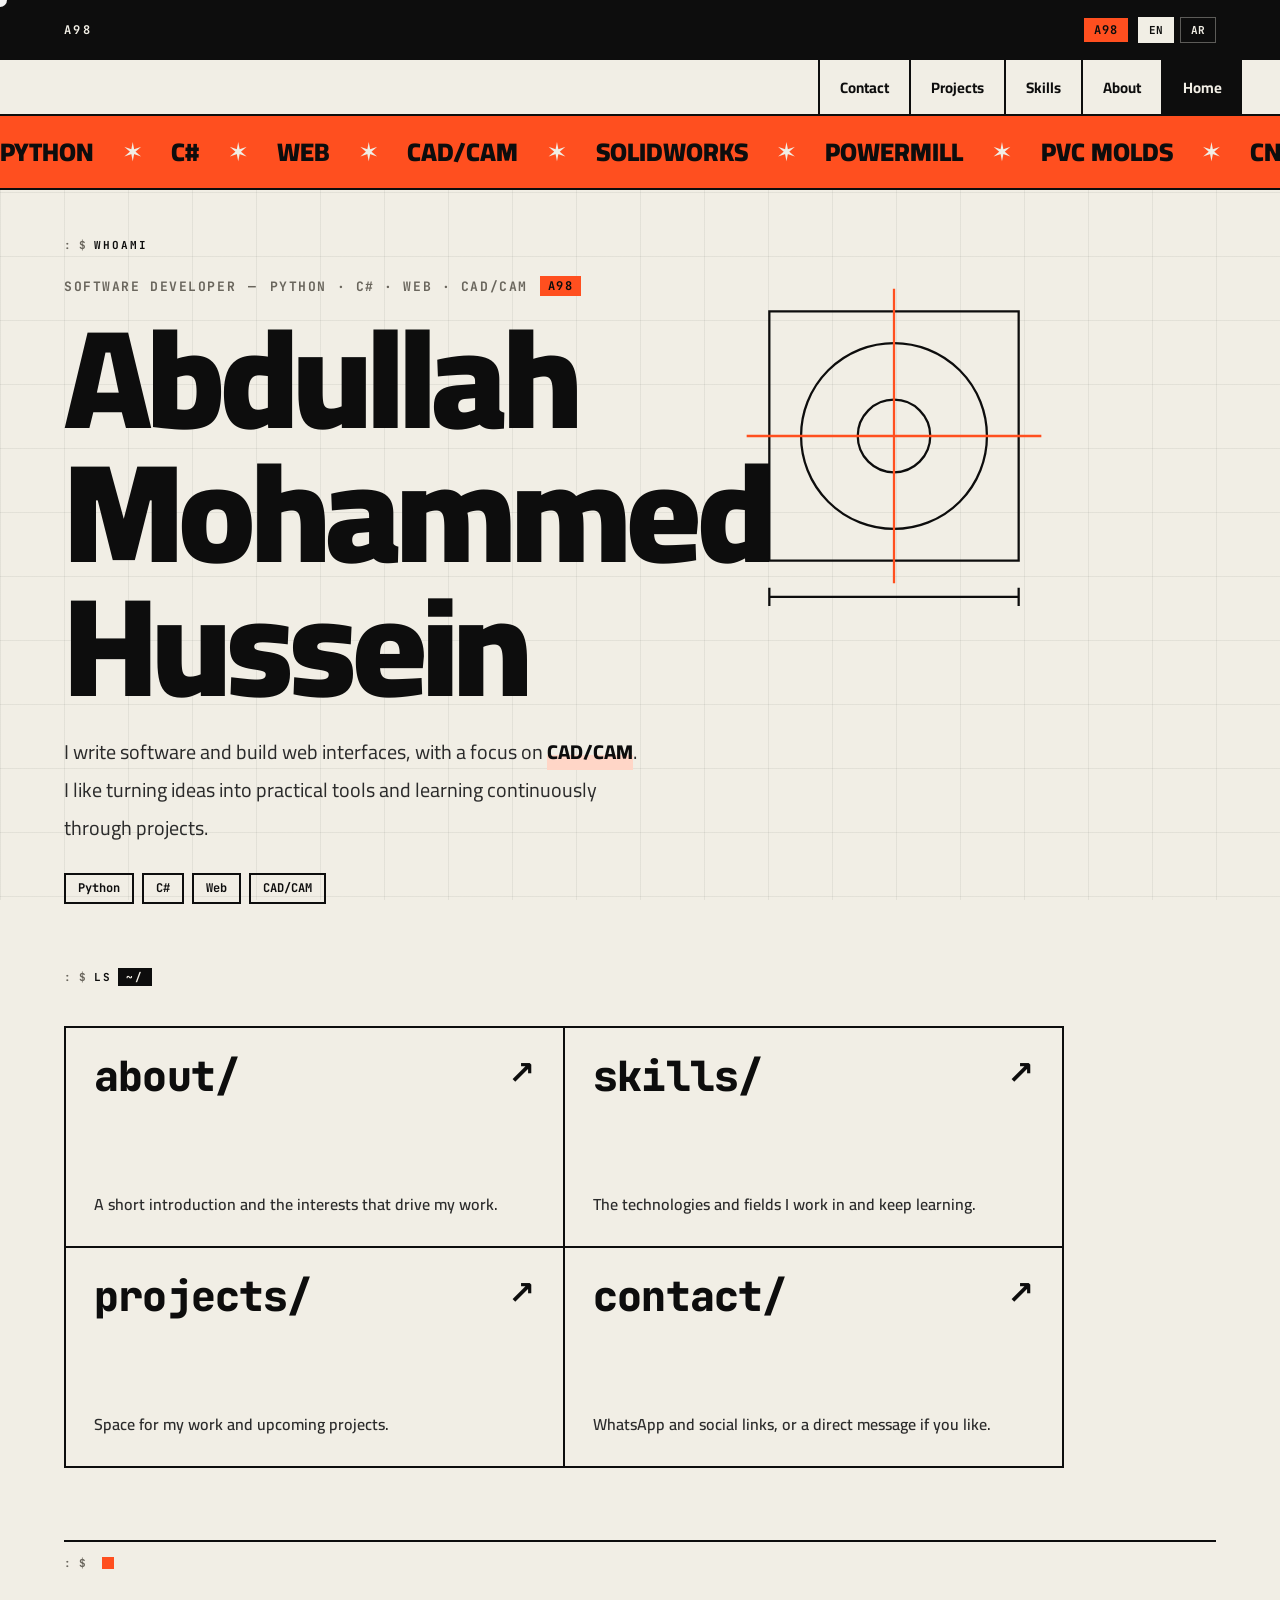
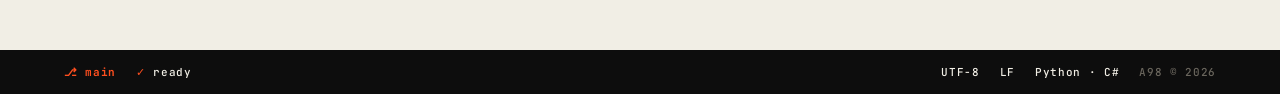
<file: index.html>
<!DOCTYPE html>
<html lang="ar" dir="rtl">
<head>
<meta charset="UTF-8">
<meta name="viewport" content="width=device-width, initial-scale=1.0">
<title>عبدالله محمد حسين — مطوّر برمجيات</title>
<meta name="description" content="الموقع الشخصي لعبدالله محمد حسين (A98) — مطوّر برمجيات يعمل بـPython وC# وتطوير الويب ومجال CAD/CAM.">
<meta name="theme-color" content="#f1eee5">
<link rel="icon" href="data:image/svg+xml,<svg xmlns='http://www.w3.org/2000/svg' viewBox='0 0 64 64'><rect width='64' height='64' rx='12' fill='%230d0d0d'/><text x='10' y='42' font-family='monospace' font-size='28' fill='%23ff4f1f'>%3E_</text></svg>">
<link rel="stylesheet" href="assets/css/styles.css">
<script src="assets/js/translations.js"></script>
<script src="assets/js/main.js" defer></script>
<script src="assets/js/enhancements.js" defer></script>
<meta property="og:title" content="عبدالله محمد حسين — مطوّر برمجيات">
<meta property="og:description" content="الموقع الشخصي لعبدالله محمد حسين (A98) — مطوّر برمجيات يعمل بـPython وC# وتطوير الويب ومجال CAD/CAM.">
<meta property="og:type" content="website">
<meta property="og:url" content="https://a98.dev/">
<meta name="twitter:card" content="summary_large_image">
<meta name="twitter:title" content="عبدالله محمد حسين — مطوّر برمجيات">
<meta name="twitter:description" content="الموقع الشخصي لعبدالله محمد حسين (A98) — مطوّر برمجيات يعمل بـPython وC# وتطوير الويب ومجال CAD/CAM.">
</head>
<body>
<div class="page"><div class="window">
<header class="titlebar">
  <span class="window-title">A98</span>
  <div class="header-actions">
    <span class="window-badge">A98</span>
    <div class="lang-switcher" aria-label="حدد اللغة">
      <button class="lang-btn" data-lang="en" aria-pressed="true">EN</button>
      <button class="lang-btn" data-lang="ar" aria-pressed="false">AR</button>
    </div>
  </div>
</header>
<nav class="tabbar" aria-label="التنقل الرئيسي"><div class="tabs">
  <a class="tab active" href="index.html" aria-current="page" data-key="nav_home"><span class="tab-icon">01</span>الرئيسية</a>
  <a class="tab" href="about.html" data-key="nav_about"><span class="tab-icon">02</span>نبذة</a>
  <a class="tab" href="skills.html" data-key="nav_skills"><span class="tab-icon">03</span>مهارات</a>
  <a class="tab" href="projects.html" data-key="nav_projects"><span class="tab-icon">04</span>مشاريع</a>
  <a class="tab" href="contact.html" data-key="nav_contact"><span class="tab-icon">05</span>تواصل</a>
</div><span class="tabbar-hint">~/portfolio</span></nav>
<main class="terminal">
  <div class="cmd-line"><span class="user">A98</span><span class="punct">:</span><span class="path">~</span><span class="punct">$</span> <span class="command">whoami</span></div>
  <div class="hero-block">
    <p class="hero-kicker"><span data-key="hero_kicker">مطوّر برمجيات</span><span class="punct">—</span><span>Python · C# · Web · CAD/CAM</span><span class="alias">A98</span></p>
    <h1 class="hero-title" data-key="hero_title">عبدالله محمد حسين</h1>
    <p class="hero-copy" data-key="hero_copy">أكتب البرمجيات وأبني واجهات الويب، وأهتم بمجال <strong>CAD/CAM</strong>. أحب تحويل الأفكار إلى أدوات عملية، والتعلّم المستمر عبر المشاريع.</p>
    <ul class="chips" aria-label="مجالات الاهتمام"><li class="chip" data-key="chip_python">Python</li><li class="chip" data-key="chip_csharp">C#</li><li class="chip" data-key="chip_web">Web</li><li class="chip" data-key="chip_cadcam">CAD/CAM</li></ul>
  </div>
  <div class="cmd-line"><span class="user">A98</span><span class="punct">:</span><span class="path">~</span><span class="punct">$</span> <span class="command">ls</span> <span class="flag">~/</span></div>
  <div class="out"><div class="dir-grid">
    <a class="dir-item" href="about.html"><span class="dir-top"><span class="dir-name">about/</span><span class="dir-arrow" aria-hidden="true">↗</span></span><span class="dir-desc" data-key="dir_about_desc">نبذة مختصرة عني وعن الاهتمامات التي تقود عملي.</span></a>
    <a class="dir-item" href="skills.html"><span class="dir-top"><span class="dir-name">skills/</span><span class="dir-arrow" aria-hidden="true">↗</span></span><span class="dir-desc" data-key="dir_skills_desc">التقنيات والمجالات التي أعمل بها وأتعلّمها.</span></a>
    <a class="dir-item" href="projects.html"><span class="dir-top"><span class="dir-name">projects/</span><span class="dir-arrow" aria-hidden="true">↗</span></span><span class="dir-desc" data-key="dir_projects_desc">مساحة الأعمال والمشاريع القادمة.</span></a>
    <a class="dir-item" href="contact.html"><span class="dir-top"><span class="dir-name">contact/</span><span class="dir-arrow" aria-hidden="true">↗</span></span><span class="dir-desc" data-key="dir_contact_desc">واتساب وروابط التواصل، ورسالة مباشرة إن أردت.</span></a>
  </div></div>
  <div class="cmd-line last"><span class="user">A98</span><span class="punct">:</span><span class="path">~</span><span class="punct">$</span><span class="cursor" aria-hidden="true"></span></div>
</main>
<footer class="statusbar">
  <div class="sb-group"><span class="sb-branch" data-key="statusbar_branch">⎇ main</span><span class="sb-ok sb-hide" data-key="statusbar_ready">جاهز</span></div>
  <div class="sb-group sb-right"><span class="sb-hide" data-key="statusbar_utf8">UTF-8</span><span class="sb-hide" data-key="statusbar_lf">LF</span><span data-key="statusbar_tech">Python · C#</span><span data-key="statusbar_copyright">A98 © 2026</span></div>
</footer>
</div></div>
</body>
</html>
</file>
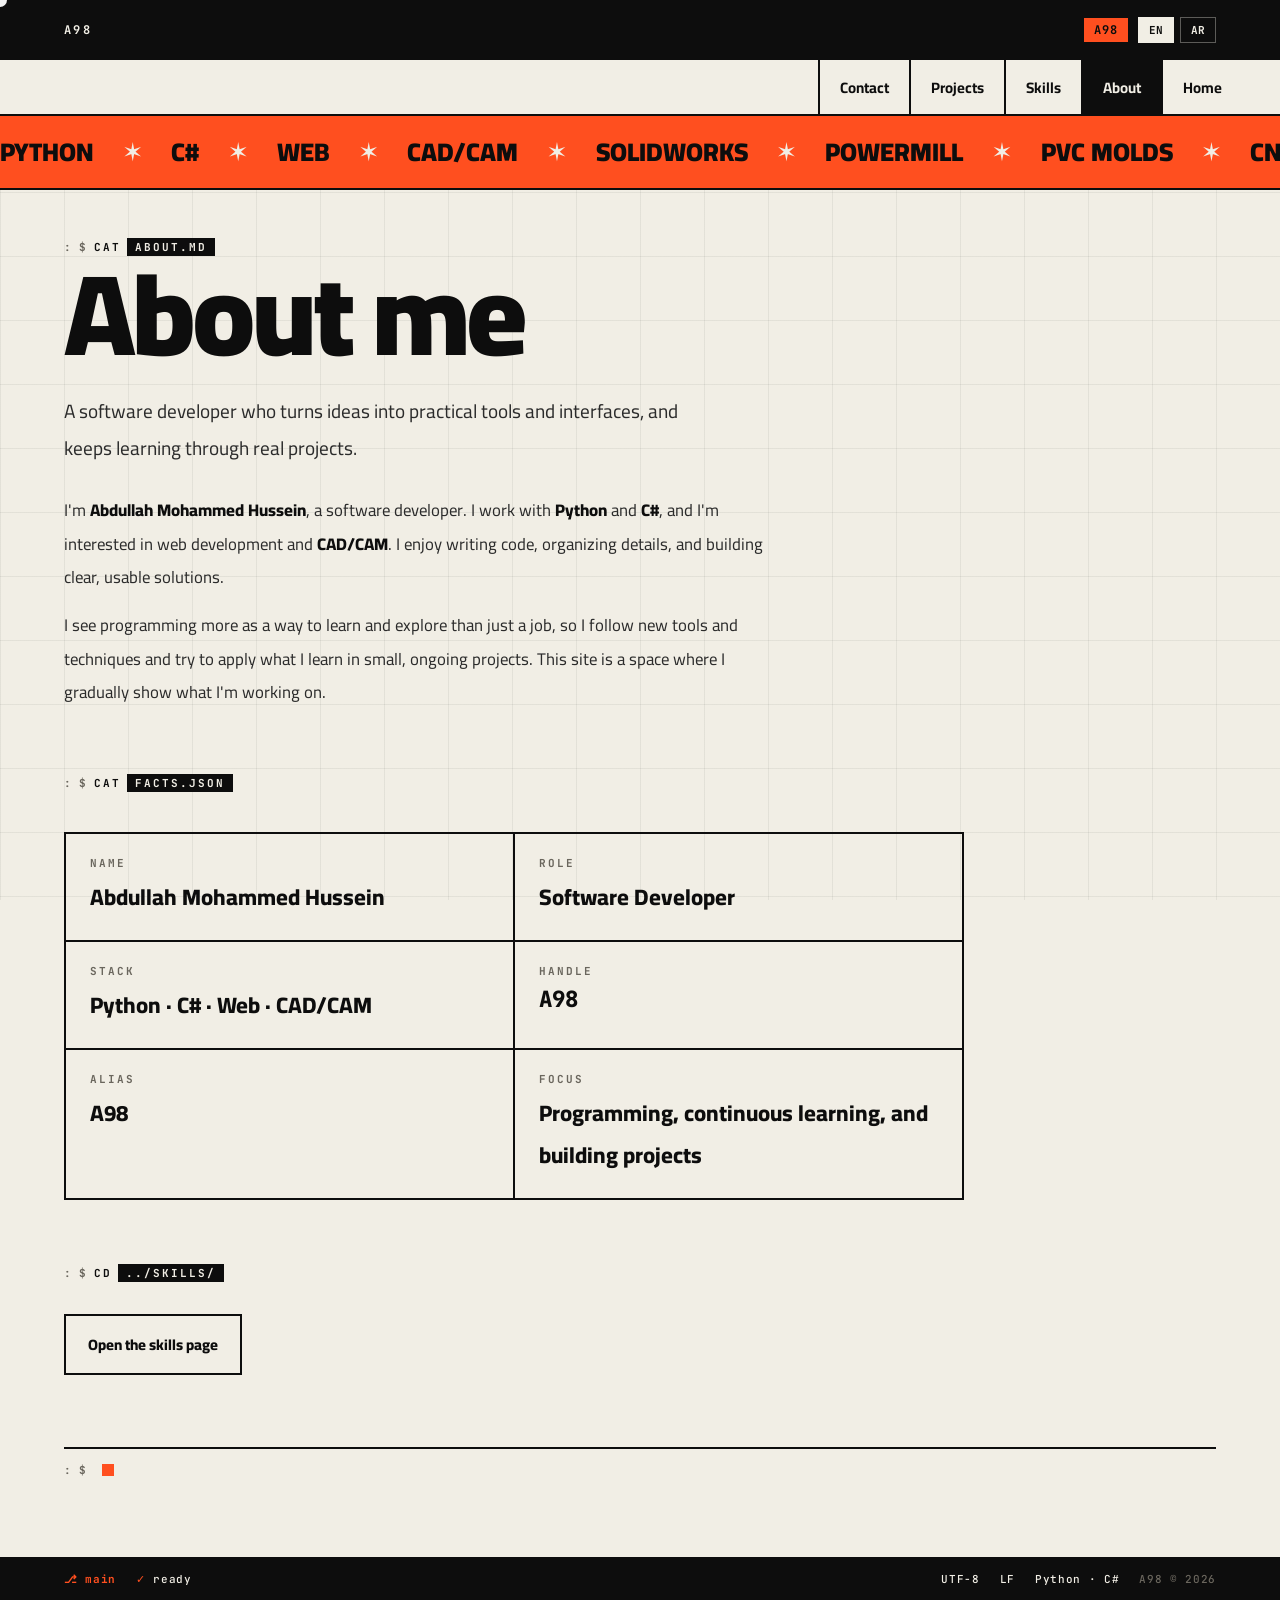
<file: about.html>
<!DOCTYPE html>
<html lang="ar" dir="rtl">
<head>
<meta charset="UTF-8">
<meta name="viewport" content="width=device-width, initial-scale=1.0">
<title>نبذة — عبدالله محمد حسين</title>
<meta name="description" content="نبذة عن عبدالله محمد حسين (A98)، مطوّر برمجيات مهتم بـPython وC# وتطوير الويب ومجال CAD/CAM.">
<meta name="theme-color" content="#f1eee5">
<link rel="icon" href="data:image/svg+xml,<svg xmlns='http://www.w3.org/2000/svg' viewBox='0 0 64 64'><rect width='64' height='64' rx='12' fill='%230d0d0d'/><text x='10' y='42' font-family='monospace' font-size='28' fill='%23ff4f1f'>%3E_</text></svg>">
<link rel="stylesheet" href="assets/css/styles.css">
<script src="assets/js/translations.js"></script>
<script src="assets/js/main.js" defer></script>
<script src="assets/js/enhancements.js" defer></script>
<meta property="og:title" content="نبذة — عبدالله محمد حسين">
<meta property="og:description" content="نبذة عن عبدالله محمد حسين (A98)، مطوّر برمجيات مهتم بـPython وC# وتطوير الويب ومجال CAD/CAM.">
<meta property="og:type" content="website">
<meta property="og:url" content="https://a98.dev/about.html">
<meta name="twitter:card" content="summary_large_image">
<meta name="twitter:title" content="نبذة — عبدالله محمد حسين">
<meta name="twitter:description" content="نبذة عن عبدالله محمد حسين (A98)، مطوّر برمجيات مهتم بـPython وC# وتطوير الويب ومجال CAD/CAM.">
</head>
<body>
<div class="page"><div class="window">
<header class="titlebar">
  <span class="window-title">A98</span>
  <div class="header-actions">
    <span class="window-badge">A98</span>
    <div class="lang-switcher" aria-label="حدد اللغة">
      <button class="lang-btn" data-lang="en" aria-pressed="true">EN</button>
      <button class="lang-btn" data-lang="ar" aria-pressed="false">AR</button>
    </div>
  </div>
</header>
<nav class="tabbar" aria-label="التنقل الرئيسي"><div class="tabs">
  <a class="tab" href="index.html" data-key="nav_home"><span class="tab-icon">01</span>الرئيسية</a>
  <a class="tab active" href="about.html" aria-current="page" data-key="nav_about"><span class="tab-icon">02</span>نبذة</a>
  <a class="tab" href="skills.html" data-key="nav_skills"><span class="tab-icon">03</span>مهارات</a>
  <a class="tab" href="projects.html" data-key="nav_projects"><span class="tab-icon">04</span>مشاريع</a>
  <a class="tab" href="contact.html" data-key="nav_contact"><span class="tab-icon">05</span>تواصل</a>
</div><span class="tabbar-hint">~/portfolio</span></nav>
<main class="terminal">
  <div class="cmd-line"><span class="user">A98</span><span class="punct">:</span><span class="path">~</span><span class="punct">$</span> <span class="command">cat</span> <span class="flag">about.md</span></div>
  <div class="page-body">
    <h1 class="page-title" data-key="page_about_title">نبذة عني</h1>
    <p class="page-lead" data-key="page_about_lead">مطوّر برمجيات يهتم بتحويل الأفكار إلى أدوات وواجهات عملية، وبالتعلّم المستمر عبر مشاريع حقيقية.</p>
    <div class="prose">
      <p data-key="about_prose_1">أنا <strong>عبدالله محمد حسين</strong>، مطوّر برمجيات. أعمل بـ<strong>Python</strong> و<strong>C#</strong>، وأهتم بتطوير الويب ومجالات <strong>CAD/CAM</strong>. أستمتع بكتابة الكود، وتنظيم التفاصيل، وبناء حلول واضحة وقابلة للاستخدام.</p>
      <p data-key="about_prose_2">أرى البرمجة وسيلة للتعلّم والاكتشاف أكثر من كونها وظيفة فحسب؛ لذلك أتابع ما يظهر من تقنيات وأدوات، وأحاول تطبيق ما أتعلّمه في مشاريع صغيرة ومستمرة. هذا الموقع مساحة لعرض ما أعمل عليه تدريجياً.</p>
    </div>
  </div>
  <div class="cmd-line"><span class="user">A98</span><span class="punct">:</span><span class="path">~</span><span class="punct">$</span> <span class="command">cat</span> <span class="flag">facts.json</span></div>
  <dl class="facts">
    <div class="fact"><dt data-key="fact_name_label">name</dt><dd data-key="fact_name">عبدالله محمد حسين</dd></div>
    <div class="fact"><dt data-key="fact_role_label">role</dt><dd data-key="fact_role">مطوّر برمجيات</dd></div>
    <div class="fact"><dt data-key="fact_stack_label">stack</dt><dd data-key="fact_stack">Python · C# · Web · CAD/CAM</dd></div>
    <div class="fact"><dt data-key="fact_handle_label">handle</dt><dd class="ltr" data-key="fact_handle">A98</dd></div>
    <div class="fact"><dt data-key="fact_alias_label">alias</dt><dd data-key="fact_alias">A98</dd></div>
    <div class="fact"><dt data-key="fact_focus_label">focus</dt><dd data-key="fact_focus">البرمجة، التعلّم المستمر، وبناء المشاريع</dd></div>
  </dl>
  <div class="cmd-line"><span class="user">A98</span><span class="punct">:</span><span class="path">~</span><span class="punct">$</span> <span class="command">cd</span> <span class="flag">../skills/</span></div>
  <div class="out"><a class="cmd-link" href="skills.html" data-key="about_link_skills">فتح صفحة المهارات <span aria-hidden="true">↗</span></a></div>
  <div class="cmd-line last"><span class="user">A98</span><span class="punct">:</span><span class="path">~</span><span class="punct">$</span><span class="cursor" aria-hidden="true"></span></div>
</main>
<footer class="statusbar">
  <div class="sb-group"><span class="sb-branch" data-key="statusbar_branch">⎇ main</span><span class="sb-ok sb-hide" data-key="statusbar_ready">جاهز</span></div>
  <div class="sb-group sb-right"><span class="sb-hide" data-key="statusbar_utf8">UTF-8</span><span class="sb-hide" data-key="statusbar_lf">LF</span><span data-key="statusbar_tech">Python · C#</span><span data-key="statusbar_copyright">A98 © 2026</span></div>
</footer>
</div></div>
</body>
</html>
</file>
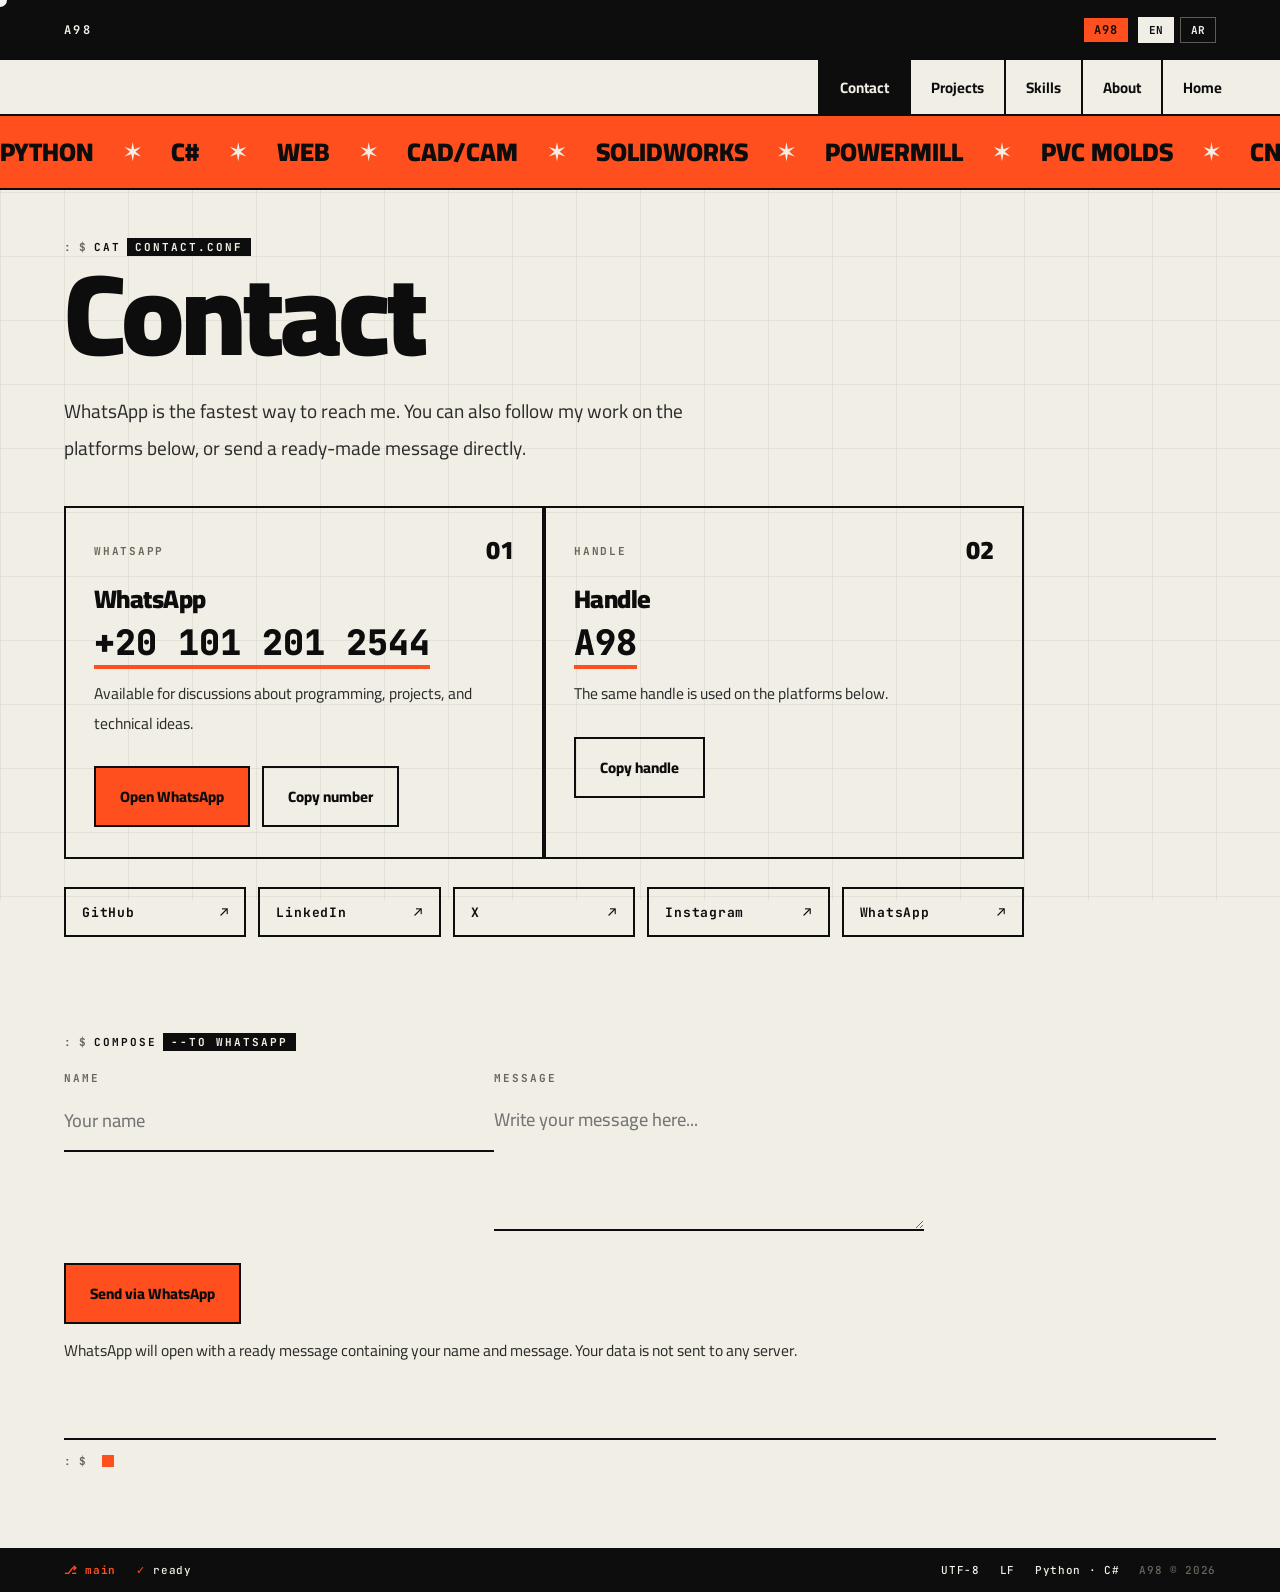
<file: contact.html>
<!DOCTYPE html>
<html lang="ar" dir="rtl">
<head>
<meta charset="UTF-8">
<meta name="viewport" content="width=device-width, initial-scale=1.0">
<title>تواصل — عبدالله محمد حسين</title>
<meta name="description" content="تواصل مع عبدالله محمد حسين (A98) عبر واتساب على +20 101 201 2544، أو عبر GitHub وLinkedIn وX وInstagram بالمعرّف A98.">
<meta name="theme-color" content="#f1eee5">
<link rel="icon" href="data:image/svg+xml,<svg xmlns='http://www.w3.org/2000/svg' viewBox='0 0 64 64'><rect width='64' height='64' rx='12' fill='%230d0d0d'/><text x='10' y='42' font-family='monospace' font-size='28' fill='%23ff4f1f'>%3E_</text></svg>">
<link rel="stylesheet" href="assets/css/styles.css">
<script src="assets/js/translations.js"></script>
<script src="assets/js/main.js" defer></script>
<script src="assets/js/enhancements.js" defer></script>
<meta property="og:title" content="تواصل — عبدالله محمد حسين">
<meta property="og:description" content="تواصل مع عبدالله محمد حسين (A98) عبر واتساب على +20 101 201 2544، أو عبر GitHub وLinkedIn وX وInstagram بالمعرّف A98.">
<meta property="og:type" content="website">
<meta property="og:url" content="https://a98.dev/contact.html">
<meta name="twitter:card" content="summary_large_image">
<meta name="twitter:title" content="تواصل — عبدالله محمد حسين">
<meta name="twitter:description" content="تواصل مع عبدالله محمد حسين (A98) عبر واتساب على +20 101 201 2544، أو عبر GitHub وLinkedIn وX وInstagram بالمعرّف A98.">
</head>
<body>
<div class="page"><div class="window">
<header class="titlebar">
  <span class="window-title">A98</span>
  <div class="header-actions">
    <span class="window-badge">A98</span>
    <div class="lang-switcher" aria-label="حدد اللغة">
      <button class="lang-btn" data-lang="en" aria-pressed="true">EN</button>
      <button class="lang-btn" data-lang="ar" aria-pressed="false">AR</button>
    </div>
  </div>
</header>
<nav class="tabbar" aria-label="التنقل الرئيسي"><div class="tabs">
  <a class="tab" href="index.html" data-key="nav_home"><span class="tab-icon">01</span>الرئيسية</a>
  <a class="tab" href="about.html" data-key="nav_about"><span class="tab-icon">02</span>نبذة</a>
  <a class="tab" href="skills.html" data-key="nav_skills"><span class="tab-icon">03</span>مهارات</a>
  <a class="tab" href="projects.html" data-key="nav_projects"><span class="tab-icon">04</span>مشاريع</a>
  <a class="tab active" href="contact.html" aria-current="page" data-key="nav_contact"><span class="tab-icon">05</span>تواصل</a>
</div><span class="tabbar-hint">~/portfolio</span></nav>
<main class="terminal">
  <div class="cmd-line"><span class="user">A98</span><span class="punct">:</span><span class="path">~</span><span class="punct">$</span> <span class="command">cat</span> <span class="flag">contact.conf</span></div>
  <div class="page-body">
    <h1 class="page-title" data-key="page_contact_title">تواصل</h1>
    <p class="page-lead" data-key="page_contact_lead">واتساب هو الطريق الأقصر للوصول إليّ. ويمكنك أيضاً متابعة أعمالي عبر المنصات أدناه، أو إرسال رسالة جاهزة مباشرة.</p>
    <div class="contact-grid">
      <article class="card contact-card">
        <div class="card-meta"><span>whatsapp</span><span class="idx">01</span></div>
        <h2 data-key="contact_whatsapp">واتساب</h2>
        <a class="contact-value ltr" href="https://wa.me/201012012544" target="_blank" rel="noopener noreferrer" aria-label="فتح واتساب على الرقم +20 101 201 2544">+20 101 201 2544</a>
        <p class="contact-note" data-key="contact_whatsapp_note">متاح للتواصل حول البرمجة والمشاريع والأفكار التقنية.</p>
        <div class="btn-row"><a class="btn btn-primary" href="https://wa.me/201012012544" target="_blank" rel="noopener noreferrer" data-key="contact_whatsapp_open">افتح واتساب <span aria-hidden="true">↗</span></a><button class="btn" type="button" data-copy="+201012012544" data-key="copy_phone">نسخ الرقم</button></div>
      </article>
      <article class="card contact-card">
        <div class="card-meta"><span>handle</span><span class="idx">02</span></div>
        <h2 data-key="contact_handle">المعرّف</h2>
        <span class="contact-value ltr" data-key="contact_handle_value">A98</span>
        <p class="contact-note" data-key="contact_handle_note">نفس المعرّف على المنصات أدناه.</p>
        <div class="btn-row"><button class="btn" type="button" data-copy="A98" data-key="copy_handle">نسخ المعرّف</button></div>
      </article>
    </div>
    <nav class="social-grid social-grid-wide" aria-label="حسابات التواصل">
      <a class="social-link" href="https://github.com/abdullah191298" target="_blank" rel="noopener noreferrer" aria-label="GitHub — @abdullah191298">GitHub <span class="arrow" aria-hidden="true">↗</span></a>
      <a class="social-link" href="https://www.linkedin.com/in/abdullah191298" target="_blank" rel="noopener noreferrer" aria-label="LinkedIn — @abdullah191298">LinkedIn <span class="arrow" aria-hidden="true">↗</span></a>
      <a class="social-link" href="https://x.com/abdullah191298" target="_blank" rel="noopener noreferrer" aria-label="X — @abdullah191298">X <span class="arrow" aria-hidden="true">↗</span></a>
      <a class="social-link" href="https://www.instagram.com/abdullah191298" target="_blank" rel="noopener noreferrer" aria-label="Instagram — @abdullah191298">Instagram <span class="arrow" aria-hidden="true">↗</span></a>
      <a class="social-link" href="https://wa.me/201012012544" target="_blank" rel="noopener noreferrer" aria-label="WhatsApp — +20 101 201 2544">WhatsApp <span class="arrow" aria-hidden="true">↗</span></a>
    </nav>
    <p class="copy-status" role="status" aria-live="polite"></p>
  </div>
  <div class="cmd-line"><span class="user">A98</span><span class="punct">:</span><span class="path">~</span><span class="punct">$</span> <span class="command">compose</span> <span class="flag">--to whatsapp</span></div>
  <div class="out">
    <form class="contact-form" id="contact-form" novalidate>
      <div class="form-grid">
        <div class="field full"><label for="contact-name" data-key="form_label_name">الاسم</label><input id="contact-name" name="name" autocomplete="name" placeholder="اسمك" data-key="placeholder_name" required></div>
        <div class="field full"><label for="contact-message" data-key="form_label_message">الرسالة</label><textarea id="contact-message" name="message" placeholder="اكتب رسالتك هنا..." data-key="placeholder_message" required></textarea></div>
      </div>
      <div class="form-actions"><button class="btn btn-primary" type="submit" data-key="form_button">إرسال عبر واتساب <span aria-hidden="true">↗</span></button><span class="form-status" id="form-status" role="status" aria-live="polite"></span></div>
    </form>
    <p class="contact-note" data-key="form_note_after">سيتم فتح واتساب برسالة جاهزة تحتوي اسمك ونص رسالتك. لا تُرسل بياناتك إلى أي خادم.</p>
  </div>
  <div class="cmd-line last"><span class="user">A98</span><span class="punct">:</span><span class="path">~</span><span class="punct">$</span><span class="cursor" aria-hidden="true"></span></div>
</main>
<footer class="statusbar">
  <div class="sb-group"><span class="sb-branch" data-key="statusbar_branch">⎇ main</span><span class="sb-ok sb-hide" data-key="statusbar_ready">جاهز</span></div>
  <div class="sb-group sb-right"><span class="sb-hide" data-key="statusbar_utf8">UTF-8</span><span class="sb-hide" data-key="statusbar_lf">LF</span><span data-key="statusbar_tech">Python · C#</span><span data-key="statusbar_copyright">A98 © 2026</span></div>
</footer>
</div></div>
</body>
</html>
</file>
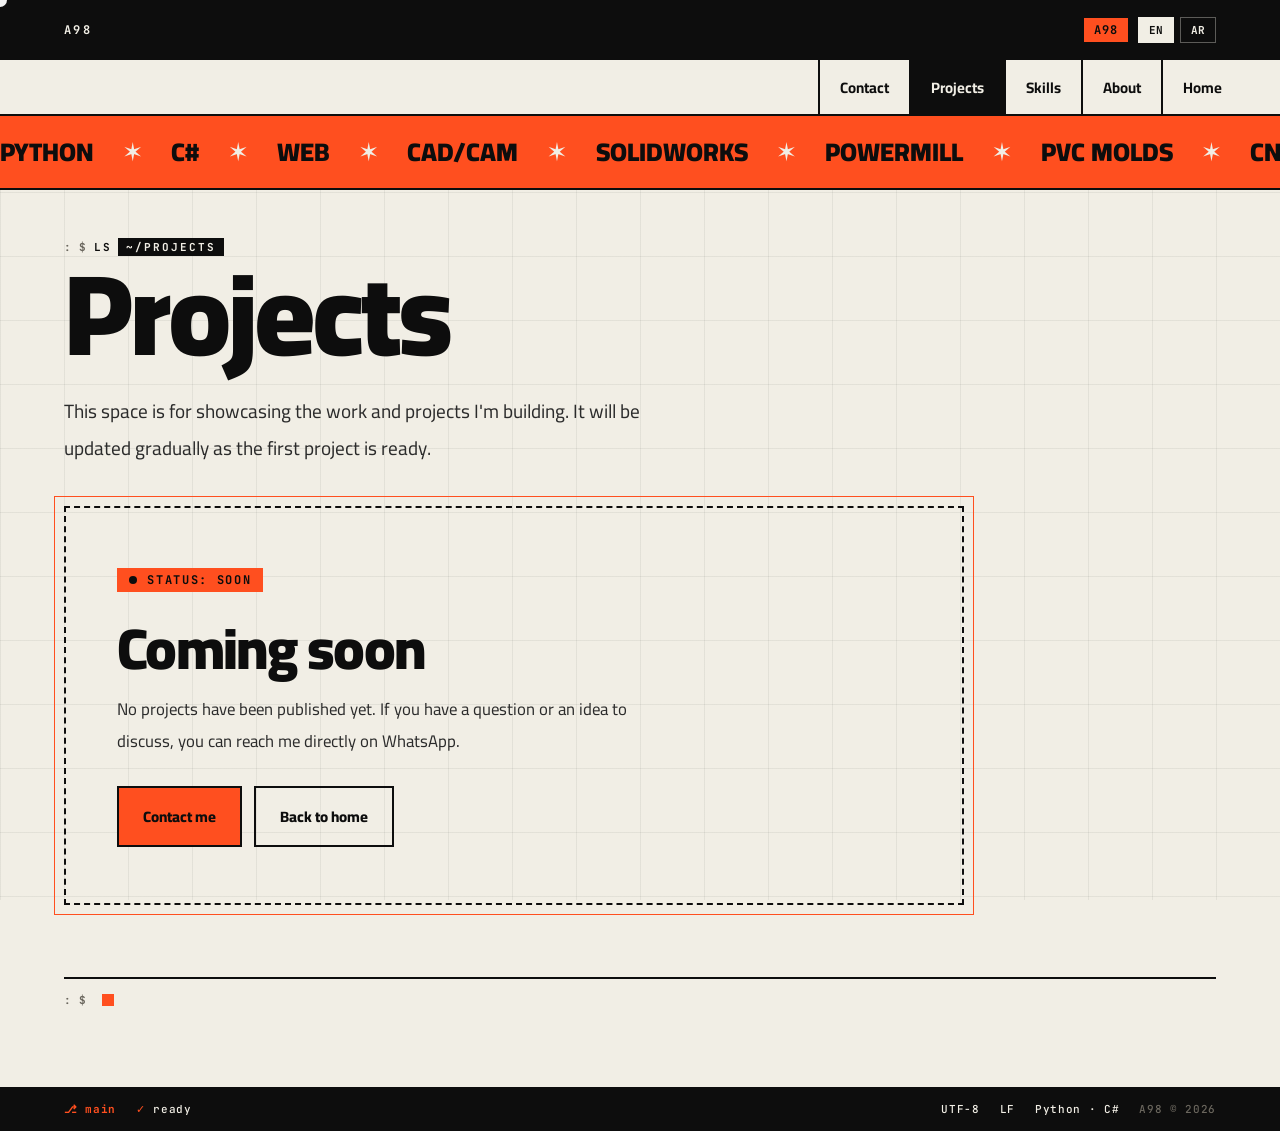
<file: projects.html>
<!DOCTYPE html>
<html lang="ar" dir="rtl">
<head>
<meta charset="UTF-8">
<meta name="viewport" content="width=device-width, initial-scale=1.0">
<title>المشاريع — عبدالله محمد حسين</title>
<meta name="description" content="مساحة مشاريع عبدالله محمد حسين (A98) — سيتم عرض الأعمال والمشاريع هنا عند جاهزيتها.">
<meta name="theme-color" content="#f1eee5">
<link rel="icon" href="data:image/svg+xml,<svg xmlns='http://www.w3.org/2000/svg' viewBox='0 0 64 64'><rect width='64' height='64' rx='12' fill='%230d0d0d'/><text x='10' y='42' font-family='monospace' font-size='28' fill='%23ff4f1f'>%3E_</text></svg>">
<link rel="stylesheet" href="assets/css/styles.css">
<script src="assets/js/translations.js"></script>
<script src="assets/js/main.js" defer></script>
<script src="assets/js/enhancements.js" defer></script>
<meta property="og:title" content="المشاريع — عبدالله محمد حسين">
<meta property="og:description" content="مساحة مشاريع عبدالله محمد حسين (A98) — سيتم عرض الأعمال والمشاريع هنا عند جاهزيتها.">
<meta property="og:type" content="website">
<meta property="og:url" content="https://a98.dev/projects.html">
<meta name="twitter:card" content="summary_large_image">
<meta name="twitter:title" content="المشاريع — عبدالله محمد حسين">
<meta name="twitter:description" content="مساحة مشاريع عبدالله محمد حسين (A98) — سيتم عرض الأعمال والمشاريع هنا عند جاهزيتها.">
</head>
<body>
<div class="page"><div class="window">
<header class="titlebar">
  <span class="window-title">A98</span>
  <div class="header-actions">
    <span class="window-badge">A98</span>
    <div class="lang-switcher" aria-label="حدد اللغة">
      <button class="lang-btn" data-lang="en" aria-pressed="true">EN</button>
      <button class="lang-btn" data-lang="ar" aria-pressed="false">AR</button>
    </div>
  </div>
</header>
<nav class="tabbar" aria-label="التنقل الرئيسي"><div class="tabs">
  <a class="tab" href="index.html" data-key="nav_home"><span class="tab-icon">01</span>الرئيسية</a>
  <a class="tab" href="about.html" data-key="nav_about"><span class="tab-icon">02</span>نبذة</a>
  <a class="tab" href="skills.html" data-key="nav_skills"><span class="tab-icon">03</span>مهارات</a>
  <a class="tab active" href="projects.html" aria-current="page" data-key="nav_projects"><span class="tab-icon">04</span>مشاريع</a>
  <a class="tab" href="contact.html" data-key="nav_contact"><span class="tab-icon">05</span>تواصل</a>
</div><span class="tabbar-hint">~/portfolio</span></nav>
<main class="terminal">
  <div class="cmd-line"><span class="user">A98</span><span class="punct">:</span><span class="path">~</span><span class="punct">$</span> <span class="command">ls</span> <span class="flag">~/projects</span></div>
  <div class="page-body">
    <h1 class="page-title" data-key="page_projects_title">المشاريع</h1>
    <p class="page-lead" data-key="page_projects_lead">هذه المساحة مخصّصة لعرض الأعمال والمشاريع التي أعمل عليها. سيتم تحديثها تباعاً عند جاهزية أول مشروع.</p>
    <section class="empty-state" aria-labelledby="projects-soon">
      <span class="empty-kicker" data-key="empty_kicker">status: soon</span>
      <h2 id="projects-soon" data-key="empty_title">قريباً نبدأ التسجيل</h2>
      <p data-key="empty_desc">لم تُنشر المشاريع بعد. إن كان لديك سؤال أو فكرة تريد مناقشتها، يمكنك التواصل معي مباشرة عبر واتساب.</p>
      <div class="btn-row"><a class="btn btn-primary" href="contact.html" data-key="btn_contact_me">تواصل معي <span aria-hidden="true">↗</span></a><a class="btn" href="index.html" data-key="btn_back_home">العودة للرئيسية</a></div>
    </section>
  </div>
  <div class="cmd-line last"><span class="user">A98</span><span class="punct">:</span><span class="path">~</span><span class="punct">$</span><span class="cursor" aria-hidden="true"></span></div>
</main>
<footer class="statusbar">
  <div class="sb-group"><span class="sb-branch" data-key="statusbar_branch">⎇ main</span><span class="sb-ok sb-hide" data-key="statusbar_ready">جاهز</span></div>
  <div class="sb-group sb-right"><span class="sb-hide" data-key="statusbar_utf8">UTF-8</span><span class="sb-hide" data-key="statusbar_lf">LF</span><span data-key="statusbar_tech">Python · C#</span><span data-key="statusbar_copyright">A98 © 2026</span></div>
</footer>
</div></div>
</body>
</html>
</file>
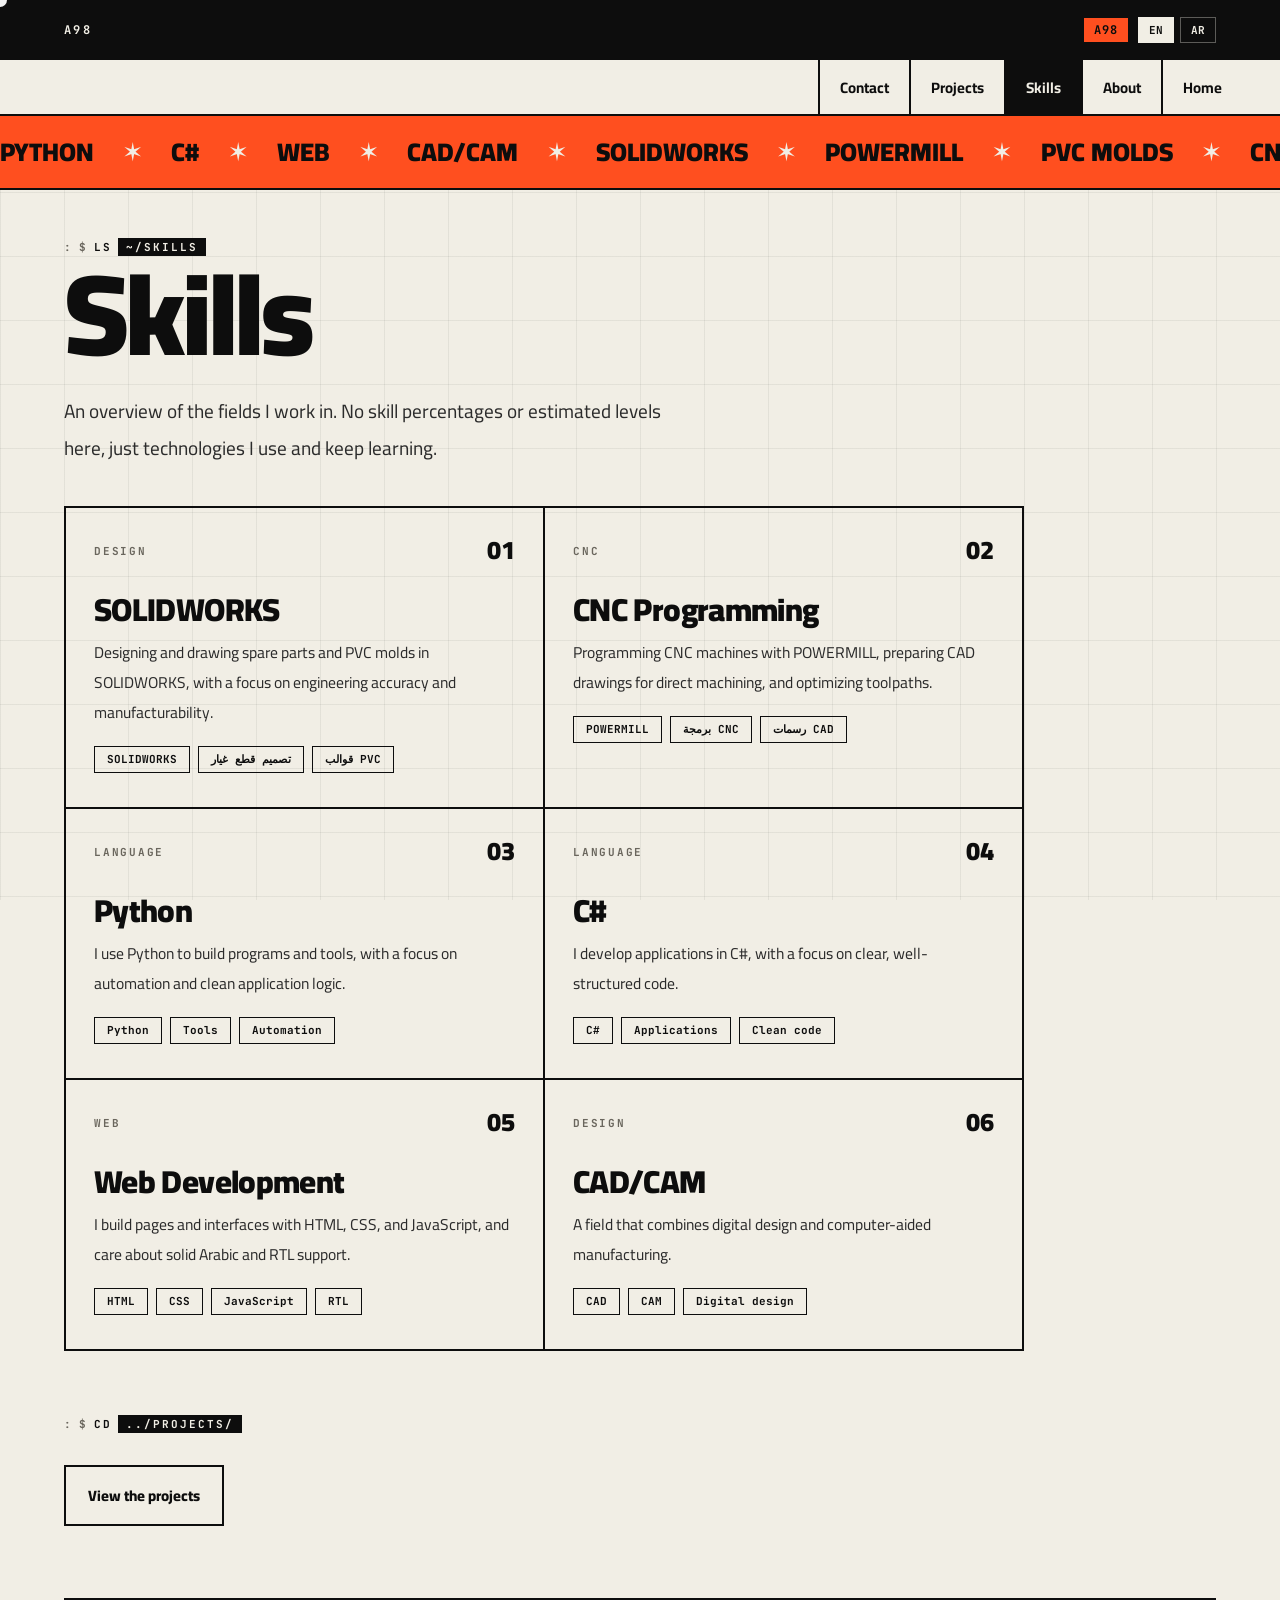
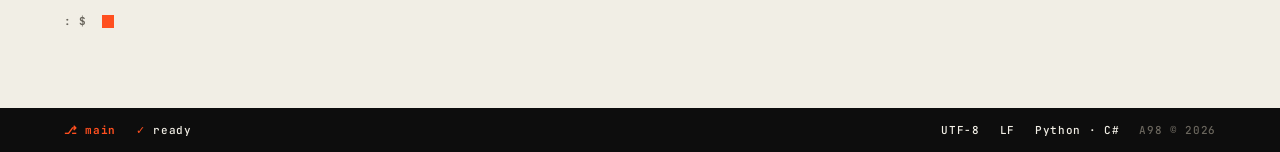
<file: skills.html>
<!DOCTYPE html>
<html lang="ar" dir="rtl">
<head>
<meta charset="UTF-8">
<meta name="viewport" content="width=device-width, initial-scale=1.0">
<title>المهارات — عبدالله محمد حسين</title>
<meta name="description" content="التقنيات والمجالات التي يعمل بها عبدالله محمد حسين: Python، C#، تطوير الويب، ومجال CAD/CAM.">
<meta name="theme-color" content="#f1eee5">
<link rel="icon" href="data:image/svg+xml,<svg xmlns='http://www.w3.org/2000/svg' viewBox='0 0 64 64'><rect width='64' height='64' rx='12' fill='%230d0d0d'/><text x='10' y='42' font-family='monospace' font-size='28' fill='%23ff4f1f'>%3E_</text></svg>">
<link rel="stylesheet" href="assets/css/styles.css">
<script src="assets/js/translations.js"></script>
<script src="assets/js/main.js" defer></script>
<script src="assets/js/enhancements.js" defer></script>
<meta property="og:title" content="المهارات — عبدالله محمد حسين">
<meta property="og:description" content="التقنيات والمجالات التي يعمل بها عبدالله محمد حسين: Python، C#، تطوير الويب، ومجال CAD/CAM.">
<meta property="og:type" content="website">
<meta property="og:url" content="https://a98.dev/skills.html">
<meta name="twitter:card" content="summary_large_image">
<meta name="twitter:title" content="المهارات — عبدالله محمد حسين">
<meta name="twitter:description" content="التقنيات والمجالات التي يعمل بها عبدالله محمد حسين: Python، C#، تطوير الويب، ومجال CAD/CAM.">
</head>
<body>
<div class="page"><div class="window">
<header class="titlebar">
  <span class="window-title">A98</span>
  <div class="header-actions">
    <span class="window-badge">A98</span>
    <div class="lang-switcher" aria-label="حدد اللغة">
      <button class="lang-btn" data-lang="en" aria-pressed="true">EN</button>
      <button class="lang-btn" data-lang="ar" aria-pressed="false">AR</button>
    </div>
  </div>
</header>
<nav class="tabbar" aria-label="التنقل الرئيسي"><div class="tabs">
  <a class="tab" href="index.html" data-key="nav_home"><span class="tab-icon">01</span>الرئيسية</a>
  <a class="tab" href="about.html" data-key="nav_about"><span class="tab-icon">02</span>نبذة</a>
  <a class="tab active" href="skills.html" aria-current="page" data-key="nav_skills"><span class="tab-icon">03</span>مهارات</a>
  <a class="tab" href="projects.html" data-key="nav_projects"><span class="tab-icon">04</span>مشاريع</a>
  <a class="tab" href="contact.html" data-key="nav_contact"><span class="tab-icon">05</span>تواصل</a>
</div><span class="tabbar-hint">~/portfolio</span></nav>
<main class="terminal">
  <div class="cmd-line"><span class="user">A98</span><span class="punct">:</span><span class="path">~</span><span class="punct">$</span> <span class="command">ls</span> <span class="flag">~/skills</span></div>
  <div class="page-body">
    <h1 class="page-title" data-key="page_skills_title">المهارات</h1>
    <p class="page-lead" data-key="page_skills_lead">لمحة عن المجالات التي أعمل بها. لا توجد نسب مهارات أو مستويات تقديرية هنا؛ فقط تقنيات أستخدمها وأتعلّمها باستمرار.</p>
  </div>
  <div class="card-grid cols-2">
    <article class="card"><div class="card-meta"><span>design</span><span class="idx">01</span></div><h2 data-key="skill_solidworks_title">SOLIDWORKS</h2><p data-key="skill_solidworks_desc">تصميم ورسم قطع الغيار وقوالب PVC باستخدام برنامج SOLIDWORKS، مع التركيز على الدقة الهندسية والتصنيع.</p><ul class="chips" aria-label="تفاصيل SOLIDWORKS"><li class="chip">SOLIDWORKS</li><li class="chip">تصميم قطع غيار</li><li class="chip">قوالب PVC</li></ul></article>
    <article class="card"><div class="card-meta"><span>cnc</span><span class="idx">02</span></div><h2 data-key="skill_cnc_title">برمجة CNC</h2><p data-key="skill_cnc_desc">برمجة ماكينات CNC باستخدام برنامج POWERMILL، تجهيز رسمات CAD للتنفيذ المباشر على الماكينة، وتحسين مسارات القطع.</p><ul class="chips" aria-label="تفاصيل برمجة CNC"><li class="chip">POWERMILL</li><li class="chip">برمجة CNC</li><li class="chip">رسمات CAD</li></ul></article>
    <article class="card"><div class="card-meta"><span>language</span><span class="idx">03</span></div><h2 data-key="skill_python_title">Python</h2><p data-key="skill_python_desc">أستخدم Python في بناء البرامج والأدوات، مع اهتمام بالأتمتة وتنظيم منطق التطبيقات.</p><ul class="chips" aria-label="تفاصيل Python"><li class="chip" data-key="chip_python">Python</li><li class="chip" data-key="chip_python_tools">أدوات</li><li class="chip" data-key="chip_python_auto">أتمتة</li></ul></article>
    <article class="card"><div class="card-meta"><span>language</span><span class="idx">04</span></div><h2 data-key="skill_csharp_title">C#</h2><p data-key="skill_csharp_desc">أطوّر تطبيقات باستخدام C#، مع التركيز على كتابة كود منظم وواضح.</p><ul class="chips" aria-label="تفاصيل C#"><li class="chip" data-key="chip_csharp">C#</li><li class="chip" data-key="chip_csharp_apps2">تطبيقات</li><li class="chip" data-key="chip_csharp_clean">كود منظم</li></ul></article>
    <article class="card"><div class="card-meta"><span>web</span><span class="idx">05</span></div><h2 data-key="skill_web_title">تطوير الويب</h2><p data-key="skill_web_desc">أبني صفحات وواجهات باستخدام HTML وCSS وJavaScript، وأهتم بتجربة عربية سليمة تدعم RTL.</p><ul class="chips" aria-label="تفاصيل تطوير الويب"><li class="chip" data-key="chip_web_html">HTML</li><li class="chip" data-key="chip_web_css">CSS</li><li class="chip" data-key="chip_web_js">JavaScript</li><li class="chip" data-key="chip_web_rtl">RTL</li></ul></article>
    <article class="card"><div class="card-meta"><span>design</span><span class="idx">06</span></div><h2 data-key="skill_cadcam_title">CAD/CAM</h2><p data-key="skill_cadcam_desc">مجال أهتم به يجمع بين التصميم الرقمي والتصنيع بمساعدة الحاسوب.</p><ul class="chips" aria-label="تفاصيل CAD/CAM"><li class="chip" data-key="chip_cad_cad">CAD</li><li class="chip" data-key="chip_cad_cam">CAM</li><li class="chip" data-key="chip_cad_design">تصميم رقمي</li></ul></article>
  </div>
  <div class="cmd-line"><span class="user">A98</span><span class="punct">:</span><span class="path">~</span><span class="punct">$</span> <span class="command">cd</span> <span class="flag">../projects/</span></div>
  <div class="out"><a class="cmd-link" href="projects.html" data-key="skills_link_projects">الاطلاع على المشاريع <span aria-hidden="true">↗</span></a></div>
  <div class="cmd-line last"><span class="user">A98</span><span class="punct">:</span><span class="path">~</span><span class="punct">$</span><span class="cursor" aria-hidden="true"></span></div>
</main>
<footer class="statusbar">
  <div class="sb-group"><span class="sb-branch" data-key="statusbar_branch">⎇ main</span><span class="sb-ok sb-hide" data-key="statusbar_ready">جاهز</span></div>
  <div class="sb-group sb-right"><span class="sb-hide" data-key="statusbar_utf8">UTF-8</span><span class="sb-hide" data-key="statusbar_lf">LF</span><span data-key="statusbar_tech">Python · C#</span><span data-key="statusbar_copyright">A98 © 2026</span></div>
</footer>
</div></div>
</body>
</html>
</file>
<file: assets/css/styles.css>
@import url("https://fonts.googleapis.com/css2?family=Cairo:wght@400;600;700;800;900&family=JetBrains+Mono:wght@400;500;700&display=swap");

:root{
  --paper:#f1eee5;
  --paper-2:#e7e2d6;
  --ink:#0d0d0d;
  --ink-2:#2b2b2b;
  --mute:#6a665d;
  --accent:#ff4f1f;
  --accent-soft:#ffd6c7;
  --blue:#1f3dff;
  --sans:"Cairo",system-ui,sans-serif;
  --mono:"JetBrains Mono",ui-monospace,monospace;
  --ease:cubic-bezier(.2,.7,.2,1);
}

*{margin:0;padding:0;box-sizing:border-box}
html{scroll-behavior:smooth}
body{font-family:var(--sans);background:var(--paper);color:var(--ink);line-height:1.7;overflow-x:hidden;-webkit-font-smoothing:antialiased}

/* drafting grid background */
body::before{content:"";position:fixed;inset:0;z-index:0;pointer-events:none;
  background-image:linear-gradient(rgba(13,13,13,.06) 1px,transparent 1px),linear-gradient(90deg,rgba(13,13,13,.06) 1px,transparent 1px);
  background-size:64px 64px}
.grain{position:fixed;inset:0;z-index:50;pointer-events:none;opacity:.04;mix-blend-mode:multiply}
.grain svg{width:100%;height:100%;display:block}

::selection{background:var(--accent);color:var(--ink)}
a:focus-visible,button:focus-visible,input:focus-visible,textarea:focus-visible{outline:3px solid var(--accent);outline-offset:3px}

.page{position:relative;z-index:1;min-height:100vh}
.window{direction:ltr;width:100%;background:transparent}

/* ---------- top bar ---------- */
.titlebar{position:relative;z-index:30;display:grid;grid-template-columns:1fr auto 1fr;align-items:center;height:60px;padding:0 clamp(20px,5vw,72px);background:var(--ink);color:var(--paper)}
.lights{display:none}
.window-title{font:700 12px var(--mono);letter-spacing:.2em;text-transform:uppercase;color:var(--paper);white-space:nowrap}
.header-actions{grid-column:3;display:flex;align-items:center;gap:10px;justify-self:end}
.window-badge{font:700 12px var(--mono);letter-spacing:.08em;color:var(--ink);background:var(--accent);padding:4px 10px}
.lang-switcher{display:flex;gap:6px}
.lang-btn{padding:5px 10px;border:1px solid rgba(241,238,229,.35);background:transparent;color:var(--paper);font:700 11px var(--mono);cursor:pointer;transition:background .25s,color .25s}
.lang-btn:hover{background:rgba(241,238,229,.12)}
.lang-btn.active{background:var(--paper);color:var(--ink);border-color:var(--paper)}

/* ---------- nav ---------- */
.tabbar{position:sticky;top:0;z-index:20;display:flex;align-items:stretch;height:56px;padding:0 clamp(12px,3vw,40px);background:var(--paper);border-bottom:2px solid var(--ink);direction:rtl}
.tabs{display:flex;align-items:stretch;flex:1;min-width:0;overflow-x:auto;scrollbar-width:none}
.tabs::-webkit-scrollbar{display:none}
.tab{position:relative;display:flex;align-items:center;gap:8px;padding:0 20px;border-inline-end:2px solid var(--ink);color:var(--ink);font:700 15px var(--sans);text-decoration:none;white-space:nowrap;transition:background .3s,color .3s}
.tab::after{content:"";position:absolute;inset-inline-start:0;bottom:0;height:4px;width:0;background:var(--accent);transition:width .45s var(--ease)}
.tab:hover::after{width:100%}
.tab:hover{background:var(--paper-2)}
.tab-icon{font:700 11px var(--mono);color:var(--mute)}
.tab.active{background:var(--ink);color:var(--paper)}
.tab.active .tab-icon{color:var(--accent)}
.tab.active::after{display:none}
.tabbar-hint{display:none}

/* marquee (injected by enhancements.js) */
.marquee{overflow:hidden;background:var(--accent);border-bottom:2px solid var(--ink);padding:12px 0;white-space:nowrap}
.marquee-track{display:inline-flex;gap:28px;animation:marquee 26s linear infinite;font:900 clamp(1.1rem,2.4vw,1.6rem) var(--sans);text-transform:uppercase;color:var(--ink)}
.marquee-track .sep{color:var(--paper)}
@keyframes marquee{to{transform:translateX(-50%)}}

/* ---------- main ---------- */
.terminal{position:relative;min-height:auto;padding:0 clamp(20px,5vw,72px) 80px;font:400 16px/1.8 var(--sans);color:var(--ink)}

.cmd-line{display:flex;align-items:center;gap:6px;margin-top:64px;font:700 11px var(--mono);letter-spacing:.18em;text-transform:uppercase;color:var(--mute)}
.cmd-line:first-child{margin-top:48px}
.cmd-line .user,.cmd-line .punct{color:var(--mute)}
.cmd-line .path,.cmd-line .command,.cmd-line .flag{color:var(--ink)}
.cmd-line .flag{background:var(--ink);color:var(--paper);padding:2px 8px}
.cmd-line .user,.cmd-line .path{display:none}
.cmd-line.last{margin-top:72px;border-top:2px solid var(--ink);padding-top:14px}
.cmd-line.last .cursor{background:var(--accent);width:12px;height:1.1em}

.out{margin-top:12px;color:var(--ink-2);font:400 1rem/1.9 var(--sans)}
.alias{display:inline-block;font:700 12px var(--mono);background:var(--accent);color:var(--ink);padding:2px 8px}

/* ---------- hero ---------- */
.hero-block{position:relative;margin-top:24px;max-width:1000px}
.hero-kicker{display:flex;align-items:center;flex-wrap:wrap;gap:12px;font:700 13px var(--mono);letter-spacing:.12em;text-transform:uppercase;color:var(--mute)}
.hero-title{margin-top:14px;font:900 clamp(3.4rem,11vw,9.5rem)/.95 var(--sans);letter-spacing:-.035em;color:var(--ink);animation:rise 1s var(--ease) both}
.hero-copy{max-width:580px;margin-top:22px;font:400 clamp(1.05rem,1.6vw,1.25rem)/1.9 var(--sans);color:var(--ink-2);animation:rise 1s .15s var(--ease) both}
.hero-copy strong{color:var(--ink);font-weight:800;background:linear-gradient(transparent 60%,var(--accent-soft) 60%)}
.chips{display:flex;flex-wrap:wrap;gap:8px;margin-top:26px;list-style:none;animation:rise 1s .3s var(--ease) both}
.chip{font:700 12px var(--mono);color:var(--ink);background:transparent;border:2px solid var(--ink);padding:4px 12px;line-height:1.6;transition:background .25s,color .25s}
.chip:hover{background:var(--ink);color:var(--paper)}

.hero-draw{position:absolute;top:-10px;inset-inline-end:0;width:min(340px,40%);height:auto;color:var(--ink);pointer-events:none}
.hero-draw path,.hero-draw circle{stroke-dasharray:1;stroke-dashoffset:1;animation:draw 2.4s var(--ease) forwards}
.hero-draw circle:nth-child(2){animation-delay:.4s}
.hero-draw path:nth-child(3){animation-delay:.8s}
.hero-draw .accent{stroke:var(--accent);animation-delay:1.2s}

@keyframes draw{to{stroke-dashoffset:0}}
@keyframes rise{from{opacity:0;transform:translateY(28px)}to{opacity:1;transform:none}}

/* ---------- headings & text ---------- */
.page-body{margin-top:0}
.page-title{font:900 clamp(3rem,9vw,7.5rem)/1 var(--sans);letter-spacing:-.035em;color:var(--ink);animation:rise 1s var(--ease) both}
.page-lead{max-width:640px;margin-top:22px;font:400 clamp(1.05rem,1.5vw,1.2rem)/1.9 var(--sans);color:var(--ink-2);animation:rise 1s .15s var(--ease) both}
.prose{max-width:700px;margin-top:28px;font:400 1.05rem/2 var(--sans);color:var(--ink-2)}
.prose p+p{margin-top:14px}
.prose strong{color:var(--ink);font-weight:800}

.cmd-link{display:inline-flex;align-items:center;gap:10px;margin-top:20px;padding:14px 22px;border:2px solid var(--ink);color:var(--ink);font:800 15px var(--sans);text-decoration:none;transition:background .3s,color .3s,transform .3s var(--ease)}
.cmd-link:hover{background:var(--ink);color:var(--paper);transform:translate(-4px,-4px);box-shadow:4px 4px 0 var(--accent)}

/* ---------- grids ---------- */
.facts,.dir-grid,.contact-grid,.form-grid{display:grid;grid-template-columns:repeat(2,minmax(0,1fr));gap:0}
.facts{max-width:900px;margin-top:40px;border-top:2px solid var(--ink);border-inline-start:2px solid var(--ink)}
.dir-grid{max-width:1000px;margin-top:40px;border-top:2px solid var(--ink);border-inline-start:2px solid var(--ink)}
.contact-grid{max-width:960px;margin-top:40px}
.form-grid{margin-top:10px}

.fact{margin:0;padding:22px 24px;border:0;border-bottom:2px solid var(--ink);border-inline-end:2px solid var(--ink);background:transparent;border-radius:0}
.fact dt{font:700 11px var(--mono);letter-spacing:.18em;text-transform:uppercase;color:var(--mute)}
.fact dd{margin-top:6px;font:800 clamp(1.1rem,2vw,1.4rem) var(--sans);color:var(--ink)}
.fact .ltr{font-family:var(--mono)}

.dir-item{position:relative;overflow:hidden;display:flex;flex-direction:column;justify-content:space-between;gap:12px;min-height:220px;padding:28px;border:0;border-bottom:2px solid var(--ink);border-inline-end:2px solid var(--ink);background:transparent;color:var(--ink);text-decoration:none;isolation:isolate;transition:color .45s var(--ease)}
.dir-item::before{content:"";position:absolute;z-index:-1;width:20px;height:20px;inset-inline-end:-10px;bottom:-10px;border-radius:50%;background:var(--accent);transform:scale(0);transition:transform .6s var(--ease)}
.dir-item:hover{color:var(--ink)}
.dir-item:hover::before{transform:scale(60)}
.dir-top{display:flex;align-items:flex-start;justify-content:space-between}
.dir-name{font:900 clamp(1.8rem,3.5vw,2.6rem)/1 var(--mono);direction:ltr;unicode-bidi:isolate;letter-spacing:-.02em}
.dir-arrow{font:900 2rem/1 var(--sans);transition:transform .5s var(--ease)}
.dir-item:hover .dir-arrow{transform:translate(-6px,-6px) rotate(-45deg)}
.dir-desc{font:600 1rem/1.8 var(--sans);color:var(--ink-2);transition:color .45s}
.dir-item:hover .dir-desc{color:var(--ink)}

/* skill cards */
.card-grid{display:grid;grid-template-columns:repeat(3,minmax(0,1fr));gap:0;max-width:1080px;margin-top:40px;border-top:2px solid var(--ink);border-inline-start:2px solid var(--ink)}
.card-grid.cols-2{grid-template-columns:repeat(2,minmax(0,1fr));max-width:960px}
.card{position:relative;overflow:hidden;margin:0;padding:30px 28px 34px;border:0;border-bottom:2px solid var(--ink);border-inline-end:2px solid var(--ink);border-radius:0;background:transparent;transition:background .4s}
.card::after{content:"";position:absolute;inset-inline-start:0;bottom:0;height:6px;width:0;background:var(--accent);transition:width .6s var(--ease)}
.card:hover{background:var(--paper-2)}
.card:hover::after{width:100%}
.card-meta{display:flex;align-items:center;justify-content:space-between;font:700 11px var(--mono);letter-spacing:.16em;text-transform:uppercase;color:var(--mute)}
.card-meta .idx{font:900 1.6rem/1 var(--sans);letter-spacing:0;color:var(--ink)}
.card h2{margin-top:26px;font:900 clamp(1.5rem,2.6vw,2rem)/1.2 var(--sans);color:var(--ink);letter-spacing:-.02em}
.card p{margin-top:10px;font:400 .98rem/1.9 var(--sans);color:var(--ink-2)}
.card .chips{margin-top:18px;animation:none}
.card .chip{font-size:11px;border-width:1.5px}

/* empty state / blueprint */
.empty-state{position:relative;max-width:900px;margin-top:40px;padding:56px clamp(24px,4vw,56px);border:2px dashed var(--ink);background:transparent;border-radius:0}
.empty-state::after{content:"";position:absolute;inset:-12px;border:1px solid var(--accent);pointer-events:none;animation:breathe 3.2s ease-in-out infinite}
.empty-kicker{display:inline-flex;align-items:center;gap:10px;font:700 12px var(--mono);letter-spacing:.14em;text-transform:uppercase;color:var(--ink);background:var(--accent);padding:4px 12px}
.empty-kicker::before{content:"";width:8px;height:8px;border-radius:50%;background:var(--ink);animation:pulse 1.4s ease-in-out infinite}
.empty-state h2{margin-top:24px;font:900 clamp(2.2rem,5vw,3.6rem)/1.1 var(--sans);letter-spacing:-.03em;color:var(--ink)}
.empty-state p{max-width:560px;margin-top:14px;font:400 1.05rem/1.9 var(--sans);color:var(--ink-2)}
@keyframes breathe{0%,100%{opacity:.25;transform:scale(1)}50%{opacity:1;transform:scale(1.01)}}
@keyframes pulse{0%,100%{transform:scale(1)}50%{transform:scale(1.6)}}

/* buttons */
.btn-row{display:flex;flex-wrap:wrap;gap:12px;margin-top:28px}
.btn,.social-link{display:inline-flex;align-items:center;justify-content:center;gap:10px;padding:14px 24px;border:2px solid var(--ink);border-radius:0;background:transparent;color:var(--ink);font:800 15px var(--sans);text-decoration:none;cursor:pointer;transition:transform .3s var(--ease),box-shadow .3s var(--ease),background .3s,color .3s}
.btn:hover,.social-link:hover{background:var(--ink);color:var(--paper);transform:translate(-4px,-4px);box-shadow:4px 4px 0 var(--accent)}
.btn-primary{background:var(--accent);color:var(--ink)}
.btn-primary:hover{background:var(--ink);color:var(--accent);box-shadow:4px 4px 0 var(--ink)}

/* contact */
.contact-card{padding:30px 28px;border:2px solid var(--ink);background:transparent}
.contact-card h2{margin-top:20px;font:900 1.6rem/1.2 var(--sans)}
.contact-value{display:inline-block;margin-top:8px;font:800 clamp(1.4rem,3.4vw,2.2rem)/1.2 var(--mono);color:var(--ink);text-decoration:none;border-bottom:4px solid var(--accent);transition:background .3s}
.contact-value:hover{background:var(--accent)}
.contact-note{margin-top:12px;font:400 .98rem/1.9 var(--sans);color:var(--ink-2)}
.social-grid.social-grid-wide{display:grid;grid-template-columns:repeat(auto-fit,minmax(150px,1fr));gap:12px;max-width:960px;margin-top:28px}
.social-link{padding:14px 16px;font:700 13px var(--mono);letter-spacing:.06em;justify-content:space-between}
.social-link .arrow{font-size:14px}
.contact-form{max-width:860px;margin-top:20px}
.field{display:flex;flex-direction:column;gap:6px;margin-bottom:24px}
.field label{font:700 11px var(--mono);letter-spacing:.18em;text-transform:uppercase;color:var(--mute)}
.field input,.field textarea{width:100%;padding:12px 0;border:0;border-bottom:2px solid var(--ink);border-radius:0;background:transparent;color:var(--ink);font:500 1.15rem var(--sans);outline:none;transition:border-color .3s,padding .3s var(--ease)}
.field input:focus,.field textarea:focus{border-bottom-color:var(--accent);padding-inline-start:12px}
.field textarea{min-height:140px;resize:vertical;line-height:1.8}
.form-actions{display:flex;align-items:center;flex-wrap:wrap;gap:16px;margin-top:8px}
.copy-status,.form-status{font:700 12px var(--mono);color:var(--ink)}
.copy-status{min-height:1.5em;margin-top:14px;max-width:960px}
.copy-status.error,.form-status.error{color:var(--accent)}

/* cursor blink */
.cursor{display:inline-block;width:10px;height:1.05em;margin-inline-start:8px;background:var(--ink);vertical-align:text-bottom;animation:blink 1s steps(1) infinite}
@keyframes blink{0%,49%{opacity:1}50%,100%{opacity:0}}

/* pointer dot (desktop) */
.ptr-dot{position:fixed;left:0;top:0;width:14px;height:14px;margin:-7px 0 0 -7px;border-radius:50%;background:#fff;mix-blend-mode:difference;pointer-events:none;z-index:70;transition:width .3s var(--ease),height .3s var(--ease),margin .3s var(--ease)}
.ptr-dot.big{width:56px;height:56px;margin:-28px 0 0 -28px}

/* status bar */
.statusbar{position:relative;z-index:2;display:flex;align-items:center;justify-content:space-between;gap:16px;height:44px;padding:0 clamp(20px,5vw,72px);background:var(--ink);color:var(--paper);font:500 11px var(--mono);letter-spacing:.06em}
.sb-group{display:flex;align-items:center;gap:20px}
.sb-branch{color:var(--accent);font-weight:700}
.sb-ok::before{content:"✓ ";color:var(--accent)}
.sb-right span:last-child{color:var(--mute)}

/* ---------- JS-enabled reveal ---------- */
.js .reveal{opacity:0;transform:translateY(40px);transition:opacity .9s var(--ease),transform .9s var(--ease)}
.js .reveal.in{opacity:1;transform:none}
.js .hero-title.reveal,.js .page-title.reveal{animation:none}

/* ---------- responsive ---------- */
@media (max-width:900px){
  .card-grid,.card-grid.cols-2{grid-template-columns:1fr}
  .contact-grid{grid-template-columns:1fr}
}
@media (max-width:720px){
  .titlebar{height:52px}
  .window-title{display:none}
  .titlebar{grid-template-columns:1fr auto}
  .tab{padding:0 14px;font-size:13px}
  .tabbar{height:50px}
  .tabbar-hint{display:none}
  .facts,.dir-grid,.form-grid,.social-grid{grid-template-columns:1fr}
  .cmd-line{margin-top:44px}
  .hero-draw{width:150px;opacity:.5;top:0}
  .dir-item,.fact{min-height:0}
  .empty-state{padding:36px 22px}
  .field input,.field textarea{font-size:16px}
  .statusbar{padding:0 14px;font-size:10px}
  .sb-group{gap:12px}
  .sb-hide{display:none}
}
@media (max-width:480px){
  .chip{font-size:11px}
  .btn{font-size:14px}
}

/* ---------- reduced motion ---------- */
@media (prefers-reduced-motion:reduce){
  html{scroll-behavior:auto}
  *,*::before,*::after{animation:none!important;transition:none!important}
  .js .reveal{opacity:1;transform:none}
  .hero-draw path,.hero-draw circle{stroke-dashoffset:0}
  .marquee{display:none}
}
</file>
